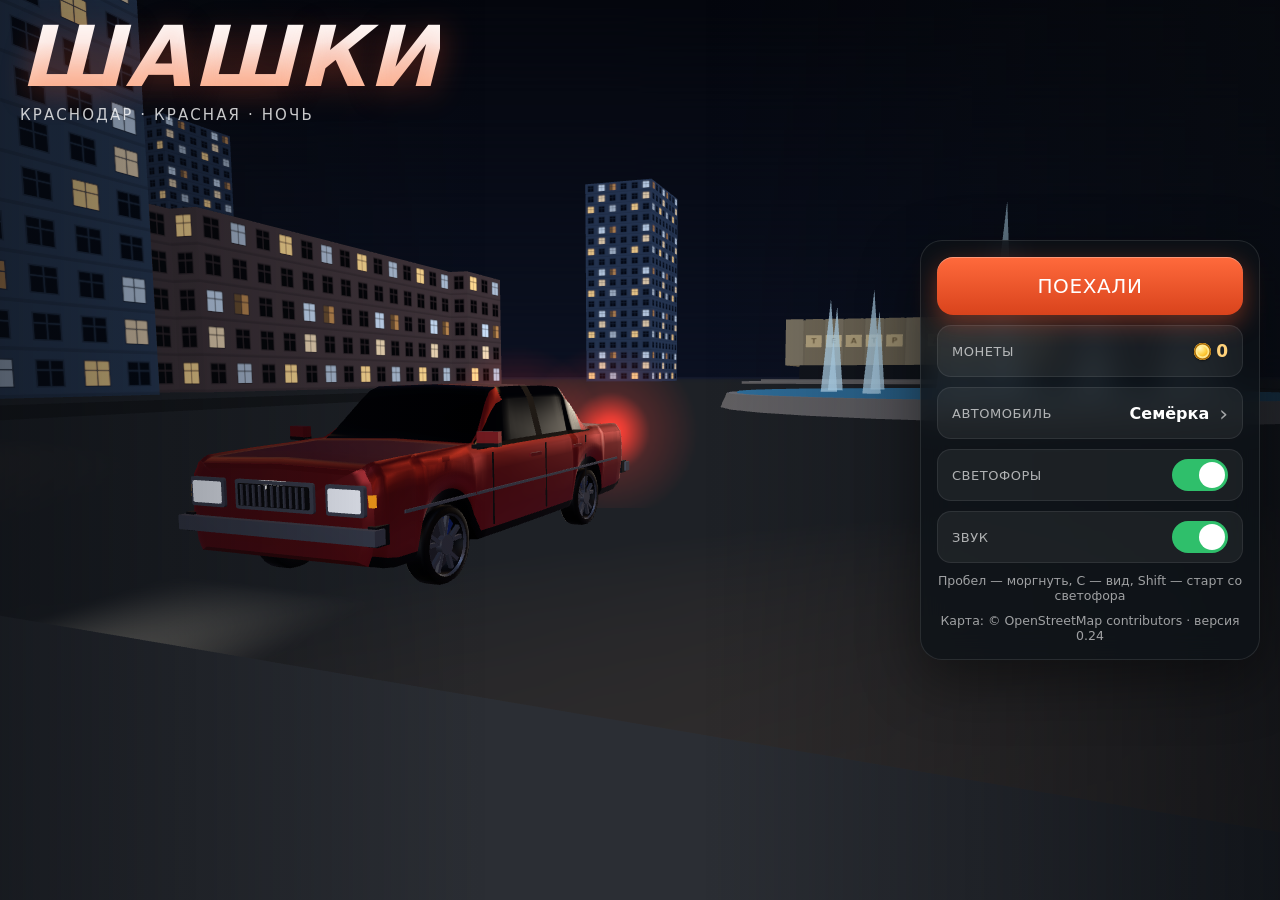
<file: index.html>
<!doctype html>
<html lang="ru">
<head>
<meta charset="utf-8">
<meta name="viewport" content="width=device-width, initial-scale=1, maximum-scale=1, user-scalable=no, viewport-fit=cover">
<meta name="apple-mobile-web-app-capable" content="yes">
<meta name="apple-mobile-web-app-status-bar-style" content="black-translucent">
<meta name="apple-mobile-web-app-title" content="Шашки КРД">
<meta name="theme-color" content="#101418">
<title>Шашки · Краснодар</title>
<link rel="manifest" href="manifest.webmanifest">
<link rel="apple-touch-icon" href="icons/icon-180.png">
<link rel="icon" href="icons/icon-192.png">
<link rel="stylesheet" href="style.css?v=24">
<script type="importmap">{ "imports": { "three": "./vendor/three.module.min.js" } }</script>
</head>
<body>
<canvas id="view"></canvas>
<div id="vig"></div>
<div id="cops"></div>

<div id="hud" hidden>
  <div class="hud-top">
    <div class="box scorebox" id="scoreBox"><span class="label">Очки</span><b id="score">0</b><span class="wallet" id="wallet"><i class="coin"></i><b id="runCoins">0</b></span></div>
    <!-- серия: множитель и кольцо-таймер — пока оно не догорело, следующий проход впритирку поднимет множитель -->
    <div class="combo" id="comboBox"><svg viewBox="0 0 48 48"><circle class="track" cx="24" cy="24" r="20"/><circle class="ring" id="comboRing" cx="24" cy="24" r="20"/></svg><b id="combo">×1</b></div>
    <div class="box right"><span class="label" id="lapLabel">Круг 1 · до разворота</span><b id="left">0 м</b></div>
  </div>
  <div id="mirror"></div>
  <div class="chips"><div class="chip" id="chase" hidden>ПОГОНЯ · <b id="chaseGap">0 м</b></div><div class="chip rain" id="rain" hidden>Дождь · скользко</div></div>
  <div id="pop"></div>
  <div class="edge l" id="edgeL"></div><div class="edge r" id="edgeR"></div>
  <div id="banner"><b id="bannerT"></b><span id="bannerS"></span></div>
  <div id="place" hidden><b id="placeN">1</b><span id="placeOf">из 3</span></div>
  <div class="tip turn" id="turnTip" hidden>← Разворот: в левый ряд</div>
  <div class="tip" id="launchTip" hidden><span id="launchTipText">Ты первый! Зажми газ и ЛАНЧ (Shift)</span><em class="prize"><i class="coin"></i>до <b id="launchPrize">0</b></em></div>
  <div id="lights" hidden><i></i><i></i><i></i><i></i><i></i><b id="lightsText">ДЕРЖИ…</b></div>
  <div class="speed" id="speedBox"><b id="speed">0</b><span>км/ч</span><i id="gear">1</i><u><s id="heat"></s></u></div>
  <div class="hint" id="rotate">Поверните телефон горизонтально</div>
</div>

<div id="fx"></div>

<div id="touch" hidden data-mode="arrows">
  <div class="pad left">
    <button data-ctl="launch" id="launchBtn" class="launch" aria-label="Ланч" hidden>ЛАНЧ</button>
    <!-- подрулевой «лепесток»: потянул — моргнул дальним -->
    <button data-ctl="flash" class="stalk" aria-label="Моргнуть фарами">
      <svg viewBox="0 0 120 44" width="120" height="44"><defs><linearGradient id="stk" x1="0" y1="0" x2="0" y2="1"><stop offset="0" stop-color="#4a5058"/><stop offset="1" stop-color="#1b1e22"/></linearGradient></defs>
        <rect x="2" y="15" width="92" height="14" rx="7" fill="url(#stk)" stroke="#6b737d" stroke-width="1.2"/>
        <rect x="82" y="7" width="34" height="30" rx="9" fill="url(#stk)" stroke="#8a929c" stroke-width="1.4"/>
        <path d="M95 15h6a7 7 0 0 1 0 14h-6z" fill="none" stroke="#dfe9ff" stroke-width="1.8"/><path d="M84 17h7M84 22h7M84 27h7" stroke="#dfe9ff" stroke-width="1.8" stroke-linecap="round"/></svg>
    </button>
    <div class="steer arrows">
      <button data-ctl="left" aria-label="Влево"><svg viewBox="0 0 24 24" width="34" height="34"><path d="M15 5l-7 7 7 7" fill="none" stroke="currentColor" stroke-width="2.6" stroke-linecap="round" stroke-linejoin="round"/></svg></button>
      <button data-ctl="right" aria-label="Вправо"><svg viewBox="0 0 24 24" width="34" height="34"><path d="M9 5l7 7-7 7" fill="none" stroke="currentColor" stroke-width="2.6" stroke-linecap="round" stroke-linejoin="round"/></svg></button>
    </div>
    <div class="steer wheel" id="wheelPad" aria-label="Руль">
      <svg id="wheelArt" viewBox="0 0 160 160" width="150" height="150"><defs><radialGradient id="rimG" cx="0.5" cy="0.4" r="0.6"><stop offset="0" stop-color="#3a3f46"/><stop offset="1" stop-color="#14161a"/></radialGradient></defs>
        <circle cx="80" cy="80" r="66" fill="none" stroke="url(#rimG)" stroke-width="17"/><circle cx="80" cy="80" r="74" fill="none" stroke="#5d646d" stroke-width="1.2"/>
        <path d="M80 80L22 62M80 80l58-18M80 80v62" stroke="#24272c" stroke-width="15" stroke-linecap="round"/>
        <circle cx="80" cy="80" r="21" fill="#1b1e22" stroke="#5d646d" stroke-width="1.5"/><rect x="77" y="8" width="6" height="14" rx="2" fill="#e5532a"/></svg>
    </div>
    <div class="steer tilt">Наклоняй телефон</div>
  </div>
  <div class="pad right">
    <button data-ctl="brake" class="pedal brake" aria-label="Тормоз"><i></i></button>
    <button data-ctl="gas" class="pedal gas" aria-label="Газ"><i></i></button>
  </div>
</div>

<div id="drift" hidden>
  <div class="driftBox">
    <b>ДЕРЖИ ГАЗ — ДЕРЖИ ЗАНОС</b>
    <div class="driftMeter"><i id="driftBar"></i></div>
  </div>
</div>

<!-- главное меню: машина видна слева, справа — панель -->
<div id="menu" class="screen">
  <div class="brand">
    <h1>ШАШКИ</h1>
    <p>Краснодар · Красная · ночь</p>
    <p class="best" id="best"></p>
  </div>
  <div class="panel">
    <button id="go" class="primary">Поехали</button>
    <div class="rowset"><span>Монеты</span><b class="cash" id="cash">0</b></div>
    <button id="garageBtn" class="rowbtn"><span>Автомобиль</span><b id="carName">Седан</b><i>›</i></button>
    <div class="rowset"><span>Светофоры</span><button id="lightsBtn" class="switch" role="switch" aria-label="Светофоры"><i></i></button></div>
    <div class="rowset"><span>Звук</span><button id="soundBtn" class="switch" role="switch" aria-label="Звук"><i></i></button></div>
    <div class="rowset" id="ctlRow"><span>Руль</span><div class="seg" id="ctlSeg"><button data-m="arrows">Стрелки</button><button data-m="wheel">Руль</button><button data-m="tilt">Наклон</button></div></div>
    <p class="keys">Пробел — моргнуть, C — вид, Shift — старт со светофора</p>
    <p class="install" id="install" hidden>Чтобы убрать панели Safari: <b>Поделиться</b> → <b>На экран «Домой»</b></p>
    <p class="osm">Карта: © OpenStreetMap contributors · версия 0.24</p>
  </div>
</div>

<!-- гараж: выбор машины и цвета -->
<div id="garage" class="screen" hidden>
  <button id="garageBack" class="back">‹ Назад</button>
  <div class="gpanel">
    <div class="gcash"><span>Монеты</span><b class="cash" id="gCash">0</b></div>
    <div class="gpick">
      <button id="carPrev" aria-label="Предыдущая машина">‹</button>
      <div><b id="gName">Седан</b><span id="gNote"></span></div>
      <button id="carNext" aria-label="Следующая машина">›</button>
    </div>
    <div class="gstats" id="gStats"></div>
    <div class="swatches" id="swatches"></div>
    <div class="gbuy" id="gColorBar" hidden><button id="gColorBuy" class="ghost">Купить цвет</button><button id="gColorAd" class="ghost">За ролик</button></div>
    <button id="gSelect" class="primary">Выбрать</button>
    <button id="gTrial" class="ghost" hidden>Тест-драйв за ролик</button>
  </div>
</div>

<div id="result" class="overlay" hidden>
  <div class="card">
    <div class="resInfo">
      <h1 id="resTitle">Авария</h1>
      <p class="route" id="resText"></p>
      <div class="total"><span>Очки</span><b id="resScore">0</b></div>
      <!-- из чего сложились очки: у каждой плитки свой значок, полоска показывает её долю -->
      <div class="parts" id="resParts"></div>
      <p class="earn" id="resCash"></p>
    </div>
    <div class="resActs">
      <div class="gbuy"><button id="resContinue" class="ghost">Продолжить за ролик</button><button id="resDouble" class="ghost">×2 за ролик</button></div>
      <button id="again" class="primary">Ещё раз</button>
      <button id="toMenu" class="ghost">В меню</button>
    </div>
  </div>
</div>

<button id="pauseBtn" aria-label="Пауза" hidden><svg viewBox="0 0 24 24" width="20" height="20"><rect x="6" y="5" width="4" height="14" rx="1" fill="currentColor"/><rect x="14" y="5" width="4" height="14" rx="1" fill="currentColor"/></svg></button>

<!-- пауза: здесь же вид камеры, способ рулить и звук -->
<div id="pause" class="overlay" hidden>
  <div class="card">
    <h1>Пауза</h1>
    <button id="resume" class="primary">Продолжить</button>
    <button id="viewBtn" class="rowbtn"><span>Вид</span><b id="viewName">Сзади</b><i>›</i></button>
    <div class="rowset" id="ctlRow2"><span>Руль</span><div class="seg" id="ctlSeg2"><button data-m="arrows">Стрелки</button><button data-m="wheel">Руль</button><button data-m="tilt">Наклон</button></div></div>
    <div class="rowset"><span>Звук</span><button id="soundBtn2" class="switch" role="switch" aria-label="Звук"><i></i></button></div>
    <button id="pauseMenu" class="ghost">В меню</button>
  </div>
</div>

<script type="module" src="js/main.js?v=24"></script>
</body>
</html>
</file>
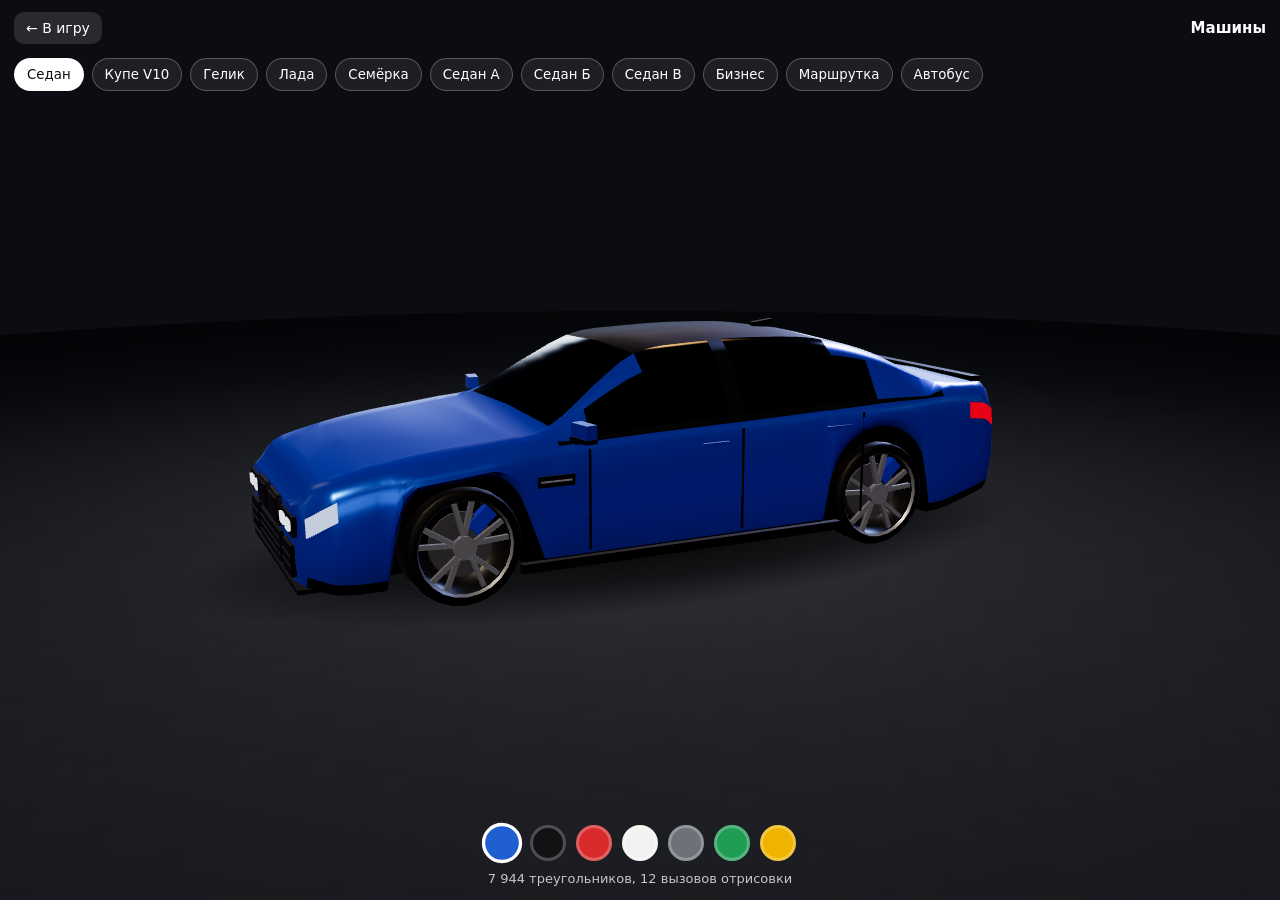
<file: car.html>
<!doctype html>
<html lang="ru">
<head>
<meta charset="utf-8">
<meta name="viewport" content="width=device-width, initial-scale=1, maximum-scale=1, user-scalable=no, viewport-fit=cover">
<meta name="theme-color" content="#0b0d12">
<title>Машина · Шашки Краснодар</title>
<style>
  html, body { margin: 0; height: 100%; overflow: hidden; background: #0b0d12; color: #fff; font-family: system-ui, -apple-system, 'Segoe UI', Roboto, Arial, sans-serif; touch-action: none; user-select: none; -webkit-user-select: none; }
  canvas { position: fixed; inset: 0; width: 100%; height: 100%; display: block; }
  .bar { position: fixed; left: 0; right: 0; bottom: max(14px, env(safe-area-inset-bottom)); display: flex; flex-direction: column; align-items: center; gap: 10px; pointer-events: none; }
  .sw { display: flex; gap: 10px; pointer-events: auto; }
  .sw button { width: 36px; height: 36px; border-radius: 50%; border: 3px solid rgba(255,255,255,.25); padding: 0; }
  .sw button.sel { border-color: #fff; transform: scale(1.12); }
  .info { font-size: 13px; opacity: .75; text-align: center; padding: 0 16px; }
  .top { position: fixed; top: max(12px, env(safe-area-inset-top)); left: 14px; right: 14px; display: flex; justify-content: space-between; align-items: center; }
  .top a { color: #fff; text-decoration: none; background: rgba(255,255,255,.12); padding: 8px 12px; border-radius: 10px; font-size: 14px; }
  .top b { font-size: 15px; }
  .kinds { position: fixed; top: max(58px, calc(env(safe-area-inset-top) + 50px)); left: 0; right: 0; display: flex; gap: 8px; padding: 0 14px; overflow-x: auto; }
  .kinds button { flex: none; padding: 8px 12px; border-radius: 999px; border: 1px solid rgba(255,255,255,.25); background: rgba(255,255,255,.08); color: #fff; font: 600 13.5px/1 inherit; font-family: inherit; }
  .kinds button.sel { background: #fff; color: #0b0d12; }
</style>
<script type="importmap">{ "imports": { "three": "./vendor/three.module.min.js" } }</script>
</head>
<body>
<canvas id="view"></canvas>
<div class="top"><a href="./">← В игру</a><b>Машины</b></div>
<div class="kinds" id="kinds"></div>
<div class="bar">
  <div class="sw" id="sw"></div>
  <div class="info" id="info"></div>
</div>
<script type="module" src="js/showroom.js?v=24"></script>
</body>
</html>
</file>
<file: style.css>
* { box-sizing: border-box; -webkit-tap-highlight-color: transparent; }
html, body { margin: 0; height: 100%; overflow: hidden; background: #101418; overscroll-behavior: none; }
body { font-family: system-ui, -apple-system, 'Segoe UI', Roboto, Arial, sans-serif; color: #fff; user-select: none; -webkit-user-select: none; -webkit-touch-callout: none; touch-action: none; }
canvas#view { position: fixed; inset: 0; width: 100%; height: 100%; display: block; }
[hidden] { display: none !important; }

#hud { position: fixed; inset: 0; pointer-events: none; padding: max(10px, env(safe-area-inset-top)) max(14px, env(safe-area-inset-right)) max(10px, env(safe-area-inset-bottom)) max(14px, env(safe-area-inset-left)); }
.hud-top { display: flex; gap: 10px; align-items: flex-start; padding-right: 48px; }
.box { background: rgba(12, 16, 22, 0.62); border-radius: 12px; padding: 6px 12px 7px; min-width: 84px; backdrop-filter: blur(6px); -webkit-backdrop-filter: blur(6px); }
.box .label { display: block; font-size: 11px; letter-spacing: 0.06em; text-transform: uppercase; opacity: 0.7; }
.box b { font-size: 22px; font-variant-numeric: tabular-nums; }
.box.right { margin-left: auto; text-align: right; }

#pop { position: absolute; left: 50%; top: 24%; transform: translateX(-50%); font-weight: 900; font-size: clamp(22px, 5vw, 40px); text-shadow: 0 2px 10px rgba(0, 0, 0, 0.6); white-space: nowrap; opacity: 0; }
#pop.show { animation: pop 0.9s ease-out; }
@keyframes pop { 0% { opacity: 0; transform: translate(-50%, 16px) scale(0.8); } 15% { opacity: 1; transform: translate(-50%, 0) scale(1.08); } 70% { opacity: 1; } 100% { opacity: 0; transform: translate(-50%, -22px) scale(1); } }

.speed { position: absolute; left: 50%; bottom: max(14px, env(safe-area-inset-bottom)); transform: translateX(-50%); text-align: center; background: rgba(12, 16, 22, 0.62); border-radius: 16px; padding: 4px 18px 8px; min-width: 132px; backdrop-filter: blur(6px); -webkit-backdrop-filter: blur(6px); }
.speed b { font-size: 44px; line-height: 1; font-variant-numeric: tabular-nums; display: block; }
.speed span { font-size: 12px; opacity: 0.7; letter-spacing: 0.08em; }
.speed i { position: absolute; right: 10px; top: 8px; font-style: normal; font-weight: 700; font-size: 14px; opacity: 0.75; }
.hint { position: absolute; left: 50%; top: 50%; transform: translate(-50%, -50%); background: rgba(12, 16, 22, 0.8); padding: 10px 16px; border-radius: 12px; display: none; }
@media (orientation: portrait) and (pointer: coarse) { .hint { display: block; } }

#touch { position: fixed; inset: 0; pointer-events: none; }
.pad { position: absolute; bottom: max(18px, env(safe-area-inset-bottom)); display: flex; gap: 14px; align-items: flex-end; pointer-events: none; }
.pad.left { left: max(18px, env(safe-area-inset-left)); }
.pad.right { right: max(18px, env(safe-area-inset-right)); }
.pad button { pointer-events: auto; touch-action: none; width: 84px; height: 84px; border-radius: 22px; border: 2px solid rgba(255, 255, 255, 0.35); background: rgba(12, 16, 22, 0.45); color: #fff; font: 700 26px/1 inherit; font-family: inherit; }
.pad button.gas { height: 118px; background: rgba(34, 140, 70, 0.55); font-size: 17px; }
.pad button.brake { background: rgba(190, 50, 40, 0.55); font-size: 15px; }
.pad button.small { width: 58px; height: 58px; border-radius: 16px; font-size: 18px; }
.pad button.on { background: rgba(255, 255, 255, 0.4); transform: scale(0.96); }

.overlay { position: fixed; inset: 0; display: grid; place-items: center; background: linear-gradient(rgba(10, 14, 20, 0.35), rgba(10, 14, 20, 0.72)); padding: 16px; overflow: auto; }
.card { width: min(440px, 100%); background: rgba(16, 20, 26, 0.9); border: 1px solid rgba(255, 255, 255, 0.1); border-radius: 22px; padding: 22px 22px 18px; text-align: center; backdrop-filter: blur(10px); -webkit-backdrop-filter: blur(10px); }
.card h1 { margin: 0 0 4px; font-size: 30px; letter-spacing: -0.01em; }
.card p { margin: 6px 0; }
.route { opacity: 0.85; }
.keys, .osm, .best { font-size: 12.5px; opacity: 0.6; }
.best { opacity: 0.9; font-size: 14px; }
.swatches { display: flex; justify-content: center; gap: 10px; margin: 16px 0 14px; }
.swatches button { width: 38px; height: 38px; border-radius: 50%; border: 3px solid rgba(255, 255, 255, 0.25); cursor: pointer; padding: 0; }
.swatches button.sel { border-color: #fff; transform: scale(1.12); }
button.primary { display: block; width: 100%; padding: 14px; border: 0; border-radius: 14px; background: #e5532a; color: #fff; font: 800 19px/1 inherit; font-family: inherit; cursor: pointer; margin-top: 6px; }
button.primary:active { transform: scale(0.98); }
button.ghost { display: block; width: 100%; padding: 11px; margin-top: 8px; border: 1px solid rgba(255, 255, 255, 0.22); border-radius: 14px; background: transparent; color: #fff; font: 600 15px/1 inherit; font-family: inherit; cursor: pointer; }
.stats { display: grid; grid-template-columns: repeat(3, 1fr); gap: 8px; margin: 14px 0; }
.stats div { background: rgba(255, 255, 255, 0.07); border-radius: 12px; padding: 8px 4px; }
.stats span { display: block; font-size: 11px; opacity: 0.65; text-transform: uppercase; letter-spacing: 0.05em; }
.stats b { font-size: 21px; font-variant-numeric: tabular-nums; }

#mute { position: fixed; top: max(10px, env(safe-area-inset-top)); right: max(12px, env(safe-area-inset-right)); width: 38px; height: 38px; border-radius: 12px; border: 0; background: rgba(12, 16, 22, 0.62); color: #fff; font-size: 17px; cursor: pointer; z-index: 5; }
@media (max-height: 420px) { .card { padding: 14px 18px 12px; } .card h1 { font-size: 24px; } .swatches { margin: 10px 0; } }

/* телефон в горизонтали: спидометр уезжает наверх, чтобы не закрывать машину */
@media (max-height: 500px) {
  .speed { bottom: auto; top: max(8px, env(safe-area-inset-top)); padding: 2px 14px 5px; min-width: 104px; }
  .speed b { font-size: 30px; }
  .speed span { font-size: 10px; }
  .speed i { top: 5px; right: 8px; font-size: 12px; }
  #pop { top: 30%; }
}

/* затемнение краёв на скорости — «тоннель» */
#vig { position: fixed; inset: 0; pointer-events: none; opacity: 0; background: radial-gradient(ellipse at 50% 58%, transparent 42%, rgba(6, 10, 16, 0.5) 100%); }
html { touch-action: none; }

.install { font-size: 13px; line-height: 1.35; background: rgba(255, 255, 255, 0.08); border-radius: 12px; padding: 9px 12px; margin-top: 10px !important; }

.pad.left { flex-direction: column; align-items: stretch; gap: 10px; }
.pad .row { display: flex; gap: 14px; }
.pad button.flash { width: auto; height: 46px; border-radius: 14px; font-size: 15px; background: rgba(240, 190, 40, 0.5); }

.ghostlink { display: inline-block; margin-top: 8px; color: #fff; opacity: 0.8; font-size: 13.5px; text-decoration: underline; text-underline-offset: 3px; }

/* разворот: весь экран — одна большая кнопка, чем чаще жмёшь, тем дольше держится занос */
#drift { position: fixed; inset: 0; z-index: 4; display: grid; place-items: start center; padding-top: 22vh; pointer-events: none; }
.driftBox { pointer-events: none; text-align: center; background: rgba(12, 16, 22, 0.62); border-radius: 16px; padding: 10px 18px 12px; backdrop-filter: blur(6px); -webkit-backdrop-filter: blur(6px); animation: pulse 0.5s ease-in-out infinite alternate; }
.driftBox b { display: block; font-size: clamp(18px, 4.4vw, 30px); letter-spacing: 0.02em; }
.driftMeter { margin-top: 8px; width: min(52vw, 320px); height: 12px; border-radius: 6px; background: rgba(255, 255, 255, 0.18); overflow: hidden; }
.driftMeter i { display: block; height: 100%; width: 30%; background: linear-gradient(90deg, #f0b400, #e5532a); border-radius: 6px; transition: width 0.08s linear; }
@keyframes pulse { from { transform: scale(1); } to { transform: scale(1.05); } }

/* погоня и дождь */
.chips { position: absolute; left: 50%; top: max(64px, calc(env(safe-area-inset-top) + 56px)); transform: translateX(-50%); display: flex; gap: 8px; }
.chip { background: rgba(190, 30, 30, 0.85); border-radius: 999px; padding: 5px 12px; font-size: 13px; letter-spacing: 0.04em; white-space: nowrap; }
.chip b { font-variant-numeric: tabular-nums; }
.chip.close { animation: pulse 0.3s ease-in-out infinite alternate; }
.chip.rain { background: rgba(40, 90, 150, 0.85); }
#cops { position: fixed; inset: 0; pointer-events: none; opacity: 0; background: radial-gradient(ellipse at 50% 60%, transparent 45%, rgba(255, 30, 30, 0.9) 100%); }
#cops.blue { background: radial-gradient(ellipse at 50% 60%, transparent 45%, rgba(40, 90, 255, 0.9) 100%); }

/* старт со светофора */
.pad button.launch { width: auto; height: 64px; border-radius: 16px; background: rgba(229, 83, 42, 0.85); font-size: 18px; animation: pulse 0.4s ease-in-out infinite alternate; }
.tip { position: absolute; left: 50%; top: 34%; transform: translateX(-50%); background: rgba(12, 16, 22, 0.72); border-radius: 12px; padding: 8px 14px; font-size: 14px; white-space: nowrap; }

/* стартовые огни: пять красных загораются по одному, потом все зелёные — отпускай */
#lights { position: absolute; left: 50%; top: 16%; transform: translateX(-50%); display: flex; gap: clamp(8px, 2vw, 16px); align-items: center; background: rgba(8, 10, 14, 0.78); border-radius: 18px; padding: 12px 16px 34px; }
#lights i { width: clamp(26px, 6vw, 44px); height: clamp(26px, 6vw, 44px); border-radius: 50%; background: #2a1414; box-shadow: inset 0 0 0 3px #111; transition: background 0.06s; }
#lights i.on { background: #ff2a1a; box-shadow: inset 0 0 0 3px #111, 0 0 18px 6px rgba(255, 42, 26, 0.75); }
#lights i.go { background: #2dff6a; box-shadow: inset 0 0 0 3px #111, 0 0 22px 9px rgba(45, 255, 106, 0.85); }
#lights b { position: absolute; left: 0; right: 0; bottom: 8px; text-align: center; font-size: 15px; letter-spacing: 0.08em; opacity: 0.85; }
#lights.go b { color: #2dff6a; font-size: 18px; opacity: 1; animation: pulse 0.12s ease-in-out infinite alternate; }
#lights.go { box-shadow: 0 0 0 3px rgba(45, 255, 106, 0.7), 0 0 40px rgba(45, 255, 106, 0.5); }
.tip { animation: glow 0.45s ease-in-out infinite alternate; } /* не pulse: тот двигает transform и сбил бы центровку */
@keyframes glow { from { box-shadow: 0 0 0 2px rgba(229, 83, 42, 0.5), 0 0 10px rgba(229, 83, 42, 0.3); } to { box-shadow: 0 0 0 2px rgba(229, 83, 42, 1), 0 0 30px rgba(229, 83, 42, 0.75); } }
.pad button.launch { box-shadow: 0 0 0 3px rgba(255, 255, 255, 0.55), 0 0 30px 6px rgba(229, 83, 42, 0.8); }

button.toggle { margin: 0 0 8px; padding: 9px; font-size: 14px; border-color: rgba(120, 230, 150, 0.55); color: #b9f5c8; }
button.toggle.off { border-color: rgba(255, 255, 255, 0.22); color: rgba(255, 255, 255, 0.7); }

.carpick { display: flex; align-items: center; justify-content: center; gap: 14px; margin: 12px 0 -4px; }
.carpick b { min-width: 120px; font-size: 17px; }
.carpick button { width: 38px; height: 38px; border-radius: 50%; border: 1px solid rgba(255, 255, 255, 0.25); background: transparent; color: #fff; font: 600 22px/1 inherit; cursor: pointer; padding: 0 0 3px; }
.carpick button:active { transform: scale(0.94); }

.tip.turn { top: 20%; font-weight: 700; font-size: 15px; background: rgba(229, 83, 42, 0.85); animation: none; }

#viewBtn { position: fixed; top: calc(max(10px, env(safe-area-inset-top)) + 46px); right: max(12px, env(safe-area-inset-right)); z-index: 6; width: 38px; height: 38px; border-radius: 12px; border: 0; background: rgba(12, 16, 22, 0.62); color: #fff; display: grid; place-items: center; cursor: pointer; }

/* ---------- управление на экране: педали, руль, «лепесток» ---------- */
.pad.left { align-items: flex-start; }
.pad button.pedal { width: 78px; height: 104px; border-radius: 14px 14px 18px 18px; border: 1.5px solid #8b939d; padding: 0; position: relative; overflow: hidden;
  background: linear-gradient(180deg, #aab2bc 0%, #6d757f 55%, #3d434b 100%); box-shadow: 0 6px 14px rgba(0, 0, 0, 0.55), inset 0 1px 0 rgba(255, 255, 255, 0.45); transform-origin: 50% 100%; transition: transform 0.06s; }
.pad button.pedal i { position: absolute; inset: 9px 10px; border-radius: 8px; background: repeating-linear-gradient(180deg, #17191d 0 7px, #2c3036 7px 12px); box-shadow: inset 0 0 0 1px rgba(0, 0, 0, 0.6); }
.pad button.pedal.gas { height: 132px; width: 64px; }
.pad button.pedal.brake { width: 96px; height: 92px; }
.pad button.pedal.on { transform: perspective(260px) rotateX(24deg) scale(0.98); filter: brightness(0.8); background: linear-gradient(180deg, #aab2bc 0%, #6d757f 55%, #3d434b 100%); }
.pad button.stalk { width: 124px; height: 48px; border: 0; background: none; padding: 0; transform-origin: 6% 50%; transition: transform 0.08s; filter: drop-shadow(0 4px 6px rgba(0, 0, 0, 0.6)); }
.pad button.stalk.on { transform: rotate(-16deg); background: none; filter: drop-shadow(0 0 14px rgba(190, 215, 255, 0.95)); }
.steer { pointer-events: none; }
.steer.arrows { display: flex; gap: 14px; }
.steer.arrows button { width: 86px; height: 86px; border-radius: 50%; border: 1.5px solid #6b737d; display: grid; place-items: center; padding: 0;
  background: radial-gradient(circle at 50% 35%, #3a3f46, #14161a 75%); box-shadow: 0 6px 14px rgba(0, 0, 0, 0.5), inset 0 1px 0 rgba(255, 255, 255, 0.18); }
.steer.arrows button.on { background: radial-gradient(circle at 50% 35%, #565d67, #24272c 75%); transform: scale(0.95); }
.steer.wheel { width: 150px; height: 150px; pointer-events: auto; touch-action: none; filter: drop-shadow(0 6px 12px rgba(0, 0, 0, 0.6)); }
.steer.wheel svg { display: block; will-change: transform; }
.steer.tilt { padding: 10px 14px; border-radius: 12px; background: rgba(12, 16, 22, 0.55); font-size: 13.5px; opacity: 0.75; }
#touch[data-mode="arrows"] .steer.wheel, #touch[data-mode="arrows"] .steer.tilt,
#touch[data-mode="wheel"] .steer.arrows, #touch[data-mode="wheel"] .steer.tilt,
#touch[data-mode="tilt"] .steer.arrows, #touch[data-mode="tilt"] .steer.wheel { display: none; }
.seg { display: flex; gap: 0; margin: 0 0 8px; border: 1px solid rgba(255, 255, 255, 0.22); border-radius: 12px; overflow: hidden; }
.seg button { flex: 1; padding: 9px 4px; border: 0; background: transparent; color: rgba(255, 255, 255, 0.7); font: 600 13.5px/1 inherit; font-family: inherit; cursor: pointer; }
.seg button.sel { background: rgba(255, 255, 255, 0.16); color: #fff; }

/* ---------- новый интерфейс: меню сбоку, гараж, зеркало ---------- */
button { touch-action: manipulation; }
.screen { position: fixed; inset: 0; pointer-events: none; display: flex; align-items: stretch; justify-content: space-between; gap: 16px;
  padding: max(18px, env(safe-area-inset-top)) max(20px, env(safe-area-inset-right)) max(18px, env(safe-area-inset-bottom)) max(20px, env(safe-area-inset-left));
  background: linear-gradient(90deg, rgba(8, 11, 16, 0.55) 0%, rgba(8, 11, 16, 0) 38%, rgba(8, 11, 16, 0) 55%, rgba(8, 11, 16, 0.72) 100%); }
.screen > * { pointer-events: auto; }
.brand { align-self: flex-start; pointer-events: none; }
.brand h1 { margin: 0; font-size: clamp(40px, 9vw, 84px); font-weight: 900; letter-spacing: 0.02em; line-height: 0.95; font-style: italic;
  background: linear-gradient(180deg, #fff 30%, #ffb38f 100%); -webkit-background-clip: text; background-clip: text; color: transparent; text-shadow: 0 6px 30px rgba(229, 83, 42, 0.35); }
.brand p { margin: 8px 0 0; font-size: 15px; letter-spacing: 0.14em; text-transform: uppercase; opacity: 0.78; }
.brand .best { letter-spacing: 0.04em; text-transform: none; font-size: 15px; opacity: 0.95; color: #ffd27a; }
.panel, .gpanel { align-self: center; width: min(340px, 46vw); display: flex; flex-direction: column; gap: 10px; padding: 16px; border-radius: 22px;
  background: rgba(14, 18, 24, 0.78); border: 1px solid rgba(255, 255, 255, 0.1); backdrop-filter: blur(14px); -webkit-backdrop-filter: blur(14px); box-shadow: 0 20px 60px rgba(0, 0, 0, 0.45); }
.panel p { margin: 0; text-align: center; }
button.primary { margin: 0; padding: 17px 14px; border-radius: 16px; font-size: 20px; letter-spacing: 0.03em; text-transform: uppercase;
  background: linear-gradient(180deg, #ff6a3c, #d9431c); box-shadow: 0 8px 24px rgba(229, 83, 42, 0.45), inset 0 1px 0 rgba(255, 255, 255, 0.3); }
.rowbtn, .rowset { display: flex; align-items: center; gap: 10px; min-height: 52px; padding: 0 14px; border-radius: 14px; background: rgba(255, 255, 255, 0.06); border: 1px solid rgba(255, 255, 255, 0.08); color: #fff; font: inherit; }
.rowbtn { cursor: pointer; width: 100%; text-align: left; }
.rowbtn:active { background: rgba(255, 255, 255, 0.12); }
.rowbtn span, .rowset > span { font-size: 13px; opacity: 0.65; letter-spacing: 0.04em; text-transform: uppercase; }
.rowbtn b { margin-left: auto; font-size: 16px; }
.rowbtn i { font-style: normal; font-size: 22px; opacity: 0.6; }
.rowset .seg { margin: 0 0 0 auto; flex: 1; max-width: 230px; }
.switch { margin-left: auto; width: 56px; height: 32px; border-radius: 999px; border: 0; background: rgba(255, 255, 255, 0.18); position: relative; cursor: pointer; padding: 0; transition: background 0.15s; }
.switch i { position: absolute; top: 3px; left: 3px; width: 26px; height: 26px; border-radius: 50%; background: #fff; transition: transform 0.15s; }
.switch.on { background: #2fbf6b; }
.switch.on i { transform: translateX(24px); }
.back { align-self: flex-start; padding: 12px 18px; border-radius: 14px; border: 1px solid rgba(255, 255, 255, 0.16); background: rgba(14, 18, 24, 0.7); color: #fff; font: 600 16px/1 inherit; font-family: inherit; cursor: pointer; }
#garage { background: linear-gradient(90deg, rgba(8, 11, 16, 0.2) 0%, rgba(8, 11, 16, 0) 45%, rgba(8, 11, 16, 0.75) 100%); }
.gpick { display: flex; align-items: center; gap: 8px; }
.gpick > div { flex: 1; text-align: center; min-width: 0; }
.gpick b { display: block; font-size: 22px; }
.gpick span { display: block; font-size: 12.5px; opacity: 0.65; margin-top: 2px; }
.gpick button { flex: none; width: 52px; height: 52px; border-radius: 50%; border: 1px solid rgba(255, 255, 255, 0.2); background: rgba(255, 255, 255, 0.07); color: #fff; font: 600 26px/1 inherit; cursor: pointer; padding: 0 0 4px; }
.gpick button:active { background: rgba(255, 255, 255, 0.2); transform: scale(0.94); }
.gstats { display: grid; gap: 7px; }
.gstats div { display: grid; grid-template-columns: 96px 1fr 62px; align-items: center; gap: 8px; font-size: 12.5px; }
.gstats span { opacity: 0.65; }
.gstats em { height: 7px; border-radius: 4px; background: rgba(255, 255, 255, 0.1); overflow: hidden; display: block; }
.gstats em u { display: block; height: 100%; border-radius: 4px; background: linear-gradient(90deg, #ff7a3c, #ffc46a); transition: width 0.25s; }
.gstats b { text-align: right; font-variant-numeric: tabular-nums; font-weight: 600; }
.gpanel .swatches { margin: 4px 0; gap: 8px; flex-wrap: wrap; }
.gpanel .swatches button { width: 40px; height: 40px; }
#mute, #viewBtn { width: 46px; height: 46px; border-radius: 14px; z-index: 7; }
#viewBtn { top: calc(max(10px, env(safe-area-inset-top)) + 54px); }
.hud-top { padding-right: 56px; }
/* зеркало заднего вида: сама картинка рисуется игрой точно в эту рамку */
#mirror { position: absolute; left: 50%; top: max(8px, env(safe-area-inset-top)); transform: translateX(-50%); width: min(30vw, 300px); aspect-ratio: 3.5; border-radius: 10px;
  border: 3px solid #0b0d10; box-shadow: 0 0 0 1px rgba(255, 255, 255, 0.22), 0 6px 18px rgba(0, 0, 0, 0.5); }
.chips { top: calc(max(8px, env(safe-area-inset-top)) + min(30vw, 300px) / 3.5 + 14px); }
@media (max-height: 500px) { .speed { top: auto; bottom: max(8px, env(safe-area-inset-bottom)); } }
@media (orientation: portrait) {
  .screen { flex-direction: column; background: linear-gradient(180deg, rgba(8, 11, 16, 0.5) 0%, rgba(8, 11, 16, 0) 30%, rgba(8, 11, 16, 0) 45%, rgba(8, 11, 16, 0.8) 100%); }
  .panel, .gpanel { align-self: stretch; width: auto; margin-top: auto; }
}
@media (max-height: 430px) { .panel, .gpanel { gap: 7px; padding: 12px; } button.primary { padding: 13px; font-size: 18px; } .rowbtn, .rowset { min-height: 44px; } .keys { display: none; } .brand h1 { font-size: 44px; } }

@media (pointer: coarse) { .keys { display: none; } }

/* ---------- деньги, покупки, заглушка рекламы ---------- */
.cash { margin-left: auto; font-size: 17px; color: #ffd27a; font-variant-numeric: tabular-nums; }
.gcash { display: flex; align-items: center; font-size: 13px; }
.gcash span { opacity: 0.65; letter-spacing: 0.04em; text-transform: uppercase; }
.gbuy { display: flex; gap: 8px; }
.gbuy button { margin: 0; flex: 1; padding: 11px 6px; font-size: 14px; }
button.ghost:disabled, button.primary:disabled { opacity: 0.45; cursor: default; }
button.primary.locked { background: linear-gradient(180deg, #3a4150, #262b36); box-shadow: none; }
.swatches button.lock { position: relative; opacity: 0.75; }
.swatches button.lock::after { content: ''; position: absolute; inset: 9px 11px 7px; border-radius: 3px; background: rgba(0, 0, 0, 0.6); box-shadow: 0 -5px 0 -1px rgba(0, 0, 0, 0), 0 0 0 1.5px rgba(255, 255, 255, 0.8); }
.earn { font-size: 22px; font-weight: 800; color: #ffd27a; margin: 4px 0 10px !important; }
#result .card .gbuy { margin-bottom: 8px; }
#result .card button.primary { width: 100%; }
.fakead { position: fixed; inset: 0; z-index: 50; background: rgba(4, 6, 10, 0.94); display: grid; place-items: center; text-align: center; }
.fakead div { display: grid; gap: 8px; }
.fakead b { font-size: 24px; }
.fakead span { opacity: 0.6; font-size: 14px; }
.fakead i { height: 4px; border-radius: 2px; background: #e5532a; animation: fakead 1.6s linear; transform-origin: 0 50%; }
@keyframes fakead { from { transform: scaleX(0); } to { transform: scaleX(1); } }

#pauseBtn { position: fixed; top: max(10px, env(safe-area-inset-top)); right: max(12px, env(safe-area-inset-right)); width: 46px; height: 46px; border-radius: 14px; border: 0; background: rgba(12, 16, 22, 0.62); color: #fff; display: grid; place-items: center; cursor: pointer; z-index: 7; }
#pause .card { display: flex; flex-direction: column; gap: 10px; text-align: left; }
#pause .card h1 { text-align: center; margin-bottom: 4px; }
#pause .card button.ghost { margin: 0; }
#mirror { border-radius: 12px; }

/* ---------- монеты и награды ---------- */
:root { --ui: system-ui, -apple-system, 'Segoe UI', Roboto, Arial, sans-serif; }
.coin { display: inline-block; width: 1em; height: 1em; border-radius: 50%; vertical-align: -0.13em; margin-right: 0.32em; flex: none;
  background: radial-gradient(circle at 34% 30%, #fff6c2 0%, #ffd34a 38%, #f0a400 72%, #b87200 100%); box-shadow: inset 0 0 0 0.09em #a86700, inset 0 0 0 0.2em rgba(255, 236, 150, 0.9), 0 0.06em 0.12em rgba(0, 0, 0, 0.5); }
.cash { display: inline-flex; align-items: center; }
#fx { position: fixed; inset: 0; pointer-events: none; z-index: 8; overflow: hidden; }
.fly { position: absolute; left: 0; top: 0; font: italic 900 clamp(24px, 4.6vw, 40px)/1 var(--ui); white-space: nowrap; text-align: center; color: #fff; text-shadow: 0 2px 0 rgba(0, 0, 0, 0.55), 0 0 18px rgba(255, 255, 255, 0.45); will-change: transform, opacity; }
.fly small { display: block; font-size: 0.42em; letter-spacing: 0.14em; text-transform: uppercase; font-style: normal; margin-bottom: 3px; opacity: 0.95; }
.fly.tight { color: #ffb347; text-shadow: 0 2px 0 rgba(0, 0, 0, 0.55), 0 0 22px rgba(255, 140, 40, 0.9); }
.fly.head { color: #ff5a4a; text-shadow: 0 2px 0 rgba(0, 0, 0, 0.55), 0 0 26px rgba(255, 60, 40, 0.95); font-size: clamp(30px, 5.6vw, 50px); }
.fly.big { color: #ffd34a; text-shadow: 0 2px 0 rgba(0, 0, 0, 0.55), 0 0 26px rgba(255, 200, 60, 0.9); font-size: clamp(30px, 5.6vw, 50px); }
.flycoin { position: absolute; left: -11px; top: -11px; width: 22px; height: 22px; margin: 0; will-change: transform; }
.edge { position: absolute; top: 0; bottom: 0; width: 26vw; opacity: 0; pointer-events: none; }
.edge.l { left: 0; background: linear-gradient(90deg, rgba(255, 255, 255, 0.5), transparent); }
.edge.r { right: 0; background: linear-gradient(270deg, rgba(255, 255, 255, 0.5), transparent); }
.edge.l.tight { background: linear-gradient(90deg, rgba(255, 150, 40, 0.7), transparent); }
.edge.r.tight { background: linear-gradient(270deg, rgba(255, 150, 40, 0.7), transparent); }
.edge.l.head { background: linear-gradient(90deg, rgba(255, 50, 30, 0.8), transparent); }
.edge.r.head { background: linear-gradient(270deg, rgba(255, 50, 30, 0.8), transparent); }

/* счёт и кошелёк */
.scorebox { display: grid; grid-template-columns: auto auto; column-gap: 12px; align-items: baseline; transform-origin: 0 0; }
.scorebox .label { grid-column: 1 / 3; }
.wallet { display: inline-flex; align-items: center; font-size: 17px; color: #ffd34a; transform-origin: 0 50%; }
.wallet b { font-size: 17px; }
/* серия: кольцо догорает за пять секунд */
.combo { position: relative; width: 58px; height: 58px; flex: none; opacity: 0.3; transition: opacity 0.2s; }
.combo svg { position: absolute; inset: 0; width: 100%; height: 100%; transform: rotate(-90deg); }
.combo circle { fill: rgba(12, 16, 22, 0.62); stroke-width: 5; }
.combo .track { stroke: rgba(255, 255, 255, 0.14); }
.combo .ring { fill: none; stroke: #fff; stroke-linecap: round; }
.combo b { position: absolute; inset: 0; display: grid; place-items: center; font: italic 900 21px/1 var(--ui); }
.combo.live { opacity: 1; }
.combo.live .ring { stroke: #ffd34a; }
.combo.live b { color: #ffd34a; }
.combo.hot .ring { stroke: #ff8a2a; } .combo.hot b { color: #ff8a2a; } .combo.hot { filter: drop-shadow(0 0 8px rgba(255, 138, 42, 0.7)); }
.combo.max .ring { stroke: #ff4530; } .combo.max b { color: #ff4530; } .combo.max { filter: drop-shadow(0 0 12px rgba(255, 69, 48, 0.9)); }
/* спидометр: полоска «нагрева» — скорость приносит очки */
.speed u { position: absolute; left: 12px; right: 12px; bottom: 4px; height: 3px; border-radius: 2px; background: rgba(255, 255, 255, 0.12); overflow: hidden; text-decoration: none; }
.speed u s { display: block; height: 100%; width: 0; border-radius: 2px; background: linear-gradient(90deg, #ffd34a, #ff8a2a 60%, #ff4530); text-decoration: none; }
.speed.paying { box-shadow: 0 0 0 1px rgba(255, 211, 74, 0.35), 0 0 18px rgba(255, 170, 60, 0.25); }

/* большая плашка: событие и его цена */
#banner { position: absolute; left: 50%; top: 27%; transform: translate(-50%, -50%) skewX(-8deg); text-align: center; opacity: 0; pointer-events: none; white-space: nowrap; }
#banner b { display: block; font: italic 900 clamp(26px, 6vw, 54px)/1 var(--ui); letter-spacing: 0.02em; text-transform: uppercase; -webkit-background-clip: text; background-clip: text; color: transparent; filter: drop-shadow(0 3px 0 rgba(0, 0, 0, 0.5)); padding: 0 8px; }
#banner span { display: inline-flex; align-items: center; margin-top: 6px; padding: 4px 14px; border-radius: 999px; background: rgba(8, 10, 14, 0.72); font: 800 clamp(15px, 2.6vw, 22px)/1.2 var(--ui); font-variant-numeric: tabular-nums; }
#banner span:empty { display: none; }
#banner.gold b { background-image: linear-gradient(180deg, #fff8cf 20%, #ffd34a 55%, #f09a00 100%); }
#banner.gold span { color: #ffd34a; }
#banner.silver b { background-image: linear-gradient(180deg, #fff 25%, #c9d3e0 100%); }
#banner.hot b { background-image: linear-gradient(180deg, #ffe2b0 20%, #ff8a2a 60%, #e5431a 100%); }
#banner.hot span { color: #ffb347; }
#banner.blue b { background-image: linear-gradient(180deg, #e6f1ff 20%, #6fb0ff 60%, #2a62ff 100%); }
#banner.blue span { color: #9cc6ff; }
#banner.red b { background-image: linear-gradient(180deg, #ffd0c8 20%, #ff5a4a 60%, #c81e12 100%); }
#banner.show { animation: banner 1.7s cubic-bezier(0.2, 0.9, 0.3, 1) both; }
@keyframes banner { 0% { opacity: 0; transform: translate(-50%, -50%) skewX(-8deg) scale(1.9); } 9% { opacity: 1; transform: translate(-50%, -50%) skewX(-8deg) scale(0.96); } 14% { transform: translate(-50%, -50%) skewX(-8deg) scale(1); } 78% { opacity: 1; transform: translate(-50%, -50%) skewX(-8deg) scale(1); } 100% { opacity: 0; transform: translate(-50%, -62%) skewX(-8deg) scale(1); } }
/* место в заезде со светофора */
#place { position: absolute; right: max(14px, env(safe-area-inset-right)); top: 34%; display: flex; align-items: baseline; gap: 6px; padding: 6px 14px 8px; border-radius: 14px; background: rgba(12, 16, 22, 0.7); transform-origin: 100% 50%; }
#place b { font: italic 900 44px/1 var(--ui); }
#place span { font-size: 13px; opacity: 0.7; letter-spacing: 0.06em; text-transform: uppercase; }
#place.first b { color: #ffd34a; text-shadow: 0 0 18px rgba(255, 200, 60, 0.7); }
.tip .prize { display: inline-flex; align-items: center; margin-left: 10px; padding: 2px 9px; border-radius: 999px; background: rgba(0, 0, 0, 0.45); color: #ffd34a; font-style: normal; font-weight: 700; }
.tip .prize b { margin-left: 4px; }
#pop { font-size: clamp(16px, 3vw, 24px); top: 38%; font-weight: 700; opacity: 0; }

/* итог заезда: счёт и из чего он сложился */
.total { margin: 10px 0 8px; }
.total span { display: block; font-size: 11px; opacity: 0.6; text-transform: uppercase; letter-spacing: 0.08em; }
.total b { font: italic 900 44px/1 var(--ui); font-variant-numeric: tabular-nums; }
.parts { display: grid; grid-template-columns: repeat(5, 1fr); gap: 6px; margin: 0 0 10px; }
.parts div { position: relative; overflow: hidden; background: rgba(255, 255, 255, 0.07); border-radius: 12px; padding: 8px 2px 9px; display: grid; justify-items: center; gap: 3px; }
.parts div.zero { opacity: 0.35; }
.parts svg { width: 22px; height: 22px; color: #ffd34a; }
.parts b { font-size: 15px; font-variant-numeric: tabular-nums; }
.parts span { font-size: 9.5px; opacity: 0.65; text-transform: uppercase; letter-spacing: 0.03em; white-space: nowrap; }
.parts u { position: absolute; left: 0; bottom: 0; height: 3px; background: linear-gradient(90deg, #ffd34a, #ff8a2a); transition: width 0.7s ease-out; }
.earn { display: flex; align-items: center; justify-content: center; font-size: 26px; }
@media (max-height: 430px) { .total b { font-size: 32px; } .total { margin: 4px 0 6px; } .parts div { padding: 5px 2px 7px; } .parts svg { width: 18px; height: 18px; } .earn { font-size: 21px; margin: 2px 0 6px !important; } #result .card h1 { font-size: 22px; } }
@media (max-width: 720px) { .scorebox { grid-template-columns: auto; } .scorebox .label { grid-column: 1; } .combo { width: 50px; height: 50px; } .combo b { font-size: 18px; } }
/* телефон в горизонтали: итог слева, кнопки справа — всё помещается без прокрутки */
@media (max-height: 460px) and (orientation: landscape) {
  #result .card { width: min(760px, 100%); display: grid; grid-template-columns: 1.35fr 1fr; column-gap: 20px; align-items: center; padding: 14px 18px; }
  #result .resActs .gbuy { flex-direction: column; }
  #result .route { font-size: 13px; }
}
</file>
